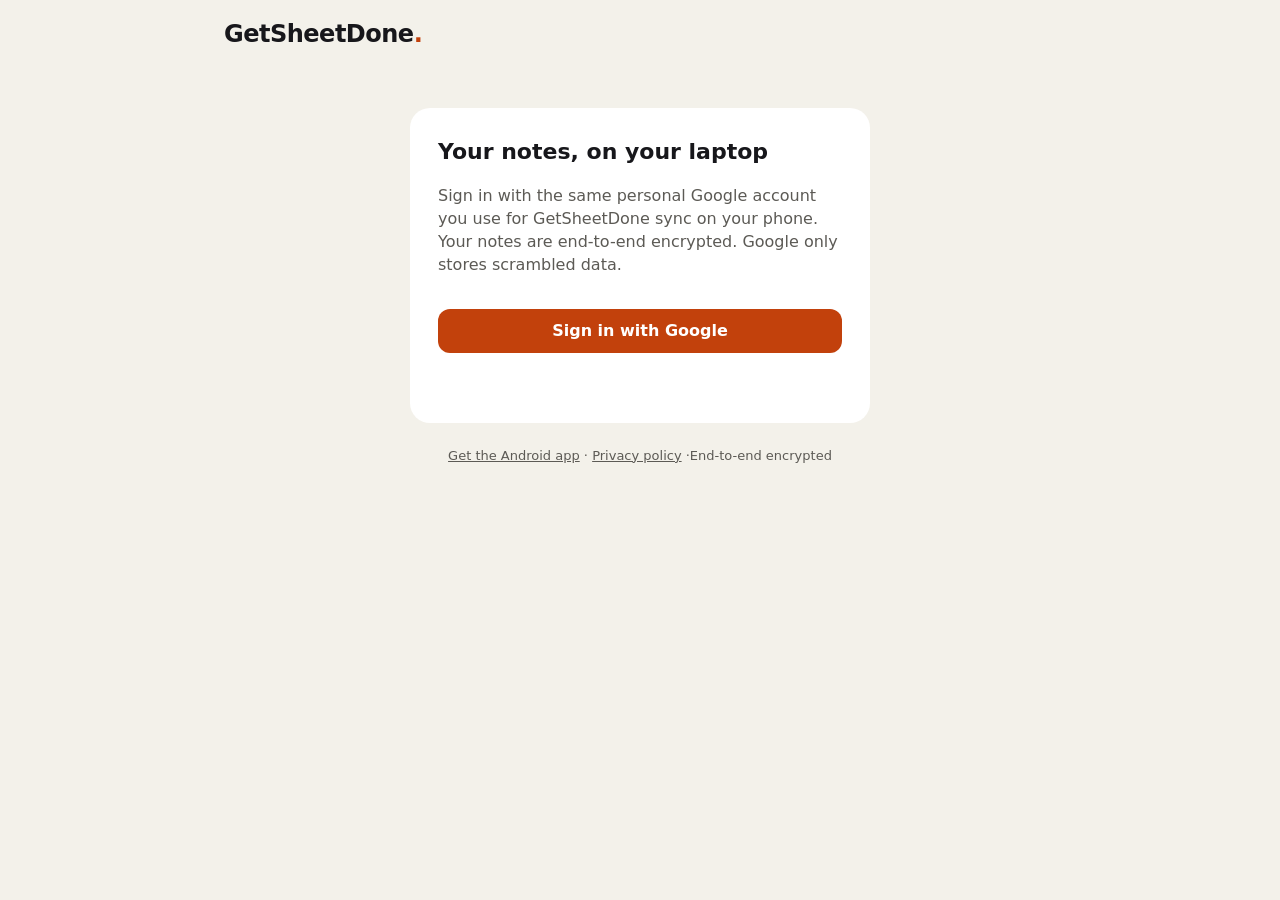
<file: index.html>
<!doctype html>
<html lang="en">
<head>
<meta charset="utf-8">
<meta name="viewport" content="width=device-width, initial-scale=1">
<title>GetSheetDone</title>
<meta name="theme-color" content="#F3F1EA">
<link rel="icon" href="icon.svg" type="image/svg+xml">
<link rel="manifest" href="manifest.webmanifest">
<meta http-equiv="Content-Security-Policy" content="default-src 'self'; script-src 'self' https://accounts.google.com/gsi/client; connect-src https://www.googleapis.com https://accounts.google.com/gsi/; frame-src https://accounts.google.com/gsi/; style-src 'self' 'unsafe-inline' https://accounts.google.com/gsi/style; img-src 'self' data: blob:; object-src 'none'; base-uri 'none'; form-action 'self'">
<link rel="stylesheet" href="style.css">
<script src="https://accounts.google.com/gsi/client" async></script>
<script type="module" src="app.js"></script>
</head>
<body>
<header class="top">
  <div class="brand">GetSheetDone<span>.</span></div>
  <div class="top-right">
    <button id="status" class="status ghost" title="Click to sync now"></button>
    <button id="syncBtn" class="ghost" title="Sync with your phone now" hidden>Sync</button>
    <button id="lockBtn" class="ghost" hidden>Lock</button>
  </div>
</header>

<!-- 1. Sign in -->
<section id="viewSignin" class="card narrow" hidden>
  <h1>Your notes, on your laptop</h1>
  <p class="muted">Sign in with the same personal Google account you use for GetSheetDone sync on your phone. Your notes are end-to-end encrypted. Google only stores scrambled data.</p>
  <button id="signinBtn" class="primary">Sign in with Google</button>
  <p id="signinError" class="error"></p>
</section>

<!-- 2. Passphrase -->
<section id="viewUnlock" class="card narrow" hidden>
  <h1 id="unlockTitle">Enter your passphrase</h1>
  <p id="unlockHint" class="muted">The passphrase you created in GetSheetDone on your phone.</p>
  <form id="unlockForm">
    <label for="pass">Passphrase</label>
    <input id="pass" class="secret" type="text" autocomplete="off" autocapitalize="off" autocorrect="off" spellcheck="false" data-lpignore="true" data-1p-ignore required minlength="8">
    <div id="confirmWrap" hidden>
      <label for="pass2">Repeat passphrase</label>
      <input id="pass2" class="secret" type="text" autocomplete="off" autocapitalize="off" autocorrect="off" spellcheck="false" data-lpignore="true" data-1p-ignore minlength="8">
    </div>
    <label for="remember" style="display:flex;gap:.5rem;align-items:center;margin:.75rem 0;font-weight:normal">
      <input id="remember" type="checkbox" checked style="width:auto;margin:0">
      Stay unlocked on this browser for 24 hours
    </label>
    <button class="primary" id="unlockBtn" type="submit">Unlock</button>
  </form>
  <p id="unlockError" class="error"></p>
</section>

<!-- 3. App -->
<main id="viewApp" hidden>
  <section class="card capture">
    <label for="noteText" class="muted small">Type and go. Enter saves, Shift+Enter for a new line.</label>
    <textarea id="noteText" rows="3" dir="auto" placeholder="What's on your mind?"></textarea>
    <div class="atts" id="pendingAtts"></div>
    <div class="when" id="whenLine" hidden></div>
    <div class="chips" id="chips"></div>
    <div class="tagrow" id="captureTags" aria-label="Tags"></div>
    <div class="pick" id="pickWrap" hidden>
      <input type="datetime-local" id="pickInput">
    </div>
    <input type="file" id="fileInput" multiple hidden>
    <div class="row">
      <button id="attachBtn" class="ghost" title="Attach photos or files (or drop them here, or paste an image)">📎 Attach</button>
      <span class="muted small">Reminders ring on your phone. It picks up laptop notes within about 15 minutes, or right away when you tap Sync on the phone.</span>
      <button id="saveBtn" class="primary">Save</button>
    </div>
  </section>

  <nav class="tabs" role="tablist">
    <button role="tab" data-tab="inbox" aria-selected="true">Inbox <span></span></button>
    <button role="tab" data-tab="done" aria-selected="false">Done</button>
  </nav>
  <div id="tagFilter" class="tagrow"></div>
  <input id="search" class="search" type="search" placeholder="Search notes" dir="auto">
  <ul id="list" class="list"></ul>
  <p id="empty" class="muted center" hidden></p>
</main>

<footer class="muted small center" style="padding:24px"><a href="download.html" style="color:inherit">Get the Android app</a> · <a href="privacy.html" style="color:inherit">Privacy policy</a> ·End-to-end encrypted</footer>

<!-- Manage tags: order, rename, color, delete -->
<dialog id="tagDialog" class="card">
  <h1>Tags</h1>
  <p class="muted small">Use the arrows to set the order. Click the dot to change the color. Edit a name and press Enter to rename.</p>
  <ul id="tagList" class="taglist"></ul>
  <form id="tagAddForm" class="row">
    <input id="tagAddInput" type="search" placeholder="New tag" dir="auto">
    <button class="ghost" type="submit">Add</button>
  </form>
  <div class="row" style="justify-content:flex-end;margin-top:12px"><button id="tagDialogClose" class="primary">Done</button></div>
</dialog>

<!-- Focus timer (Pomodoro) -->
<dialog id="timerDialog" class="card">
  <h1>Focus timer</h1>
  <p id="timerTask" class="muted small"></p>
  <div id="timerRunning" hidden>
    <p><strong id="timerLeft"></strong> left</p>
    <div class="row" style="justify-content:flex-end"><button id="timerStop" class="ghost">Stop timer</button><button class="ghost timer-close">Close</button></div>
  </div>
  <div id="timerPick">
    <p class="muted small">Countdown (minutes)</p>
    <div class="timer-opts">
      <button class="ghost" data-min="15">15</button>
      <button class="ghost" data-min="30">30</button>
      <button class="ghost" data-min="45">45</button>
      <button class="ghost" data-min="60">60</button>
    </div>
    <form id="timerOther" class="row" style="margin-top:8px">
      <input id="timerOtherMin" type="number" min="1" max="600" step="1" placeholder="Other (minutes)" required>
      <button class="ghost" type="submit">Start</button>
    </form>
    <div class="row" style="justify-content:flex-end;margin-top:12px"><button class="ghost timer-close">Cancel</button></div>
  </div>
</dialog>

<template id="itemTpl">
  <li class="item">
    <button class="check" aria-label="Mark done"></button>
    <div class="body">
      <div class="text" dir="auto"></div>
      <div class="atts"></div>
      <div class="tagrow notetags"></div>
      <div class="meta"></div>
    </div>
    <div class="actions">
      <a class="ghost act-rocket" href="https://claude.ai/new" target="_blank" rel="noopener noreferrer" title="GetSheetDone: hand this task to Claude. Click opens the Claude desktop app, Shift-click opens claude.ai. Right-click, Open link as, to use another Chrome profile" aria-label="Get it done with Claude">
        <svg viewBox="0 0 24 24" width="18" height="18" aria-hidden="true"><g transform="rotate(45 12 12)" fill="currentColor">
          <path d="M9.8 16.8h4.4L12 23z" opacity=".5"/>
          <path d="M7.9 11 3.1 18.7l4.8-2.4zM16.1 11l4.8 7.7-4.8-2.4z"/>
          <path d="M12 1c2.9 2.4 4.6 6.2 4.3 10.5v5.3H7.7v-5.3C7.4 7.2 9.1 3.4 12 1z"/>
          <circle cx="12" cy="9.1" r="1.8" fill="#fff"/>
        </g></svg><span class="rocket-n"></span>
      </a>
      <button class="ghost act-tomato" title="Focus timer (Pomodoro) for this task" aria-label="Focus timer">🍅<span class="tomato-t"></span></button>
      <button class="ghost act-star" title="Star: keeps the note at the top of the Inbox">☆</button>
      <button class="ghost act-attach" title="Attach files (or drop them on the note)">📎</button>
      <button class="ghost act-tags">Tags</button>
      <button class="ghost act-remind">Remind</button>
      <button class="ghost act-update" title="Add an update to this task">+ Update</button>
      <button class="ghost act-edit">Edit</button>
      <button class="ghost act-delete" aria-label="Delete">Delete</button>
    </div>
  </li>
</template>
</body>
</html>
</file>
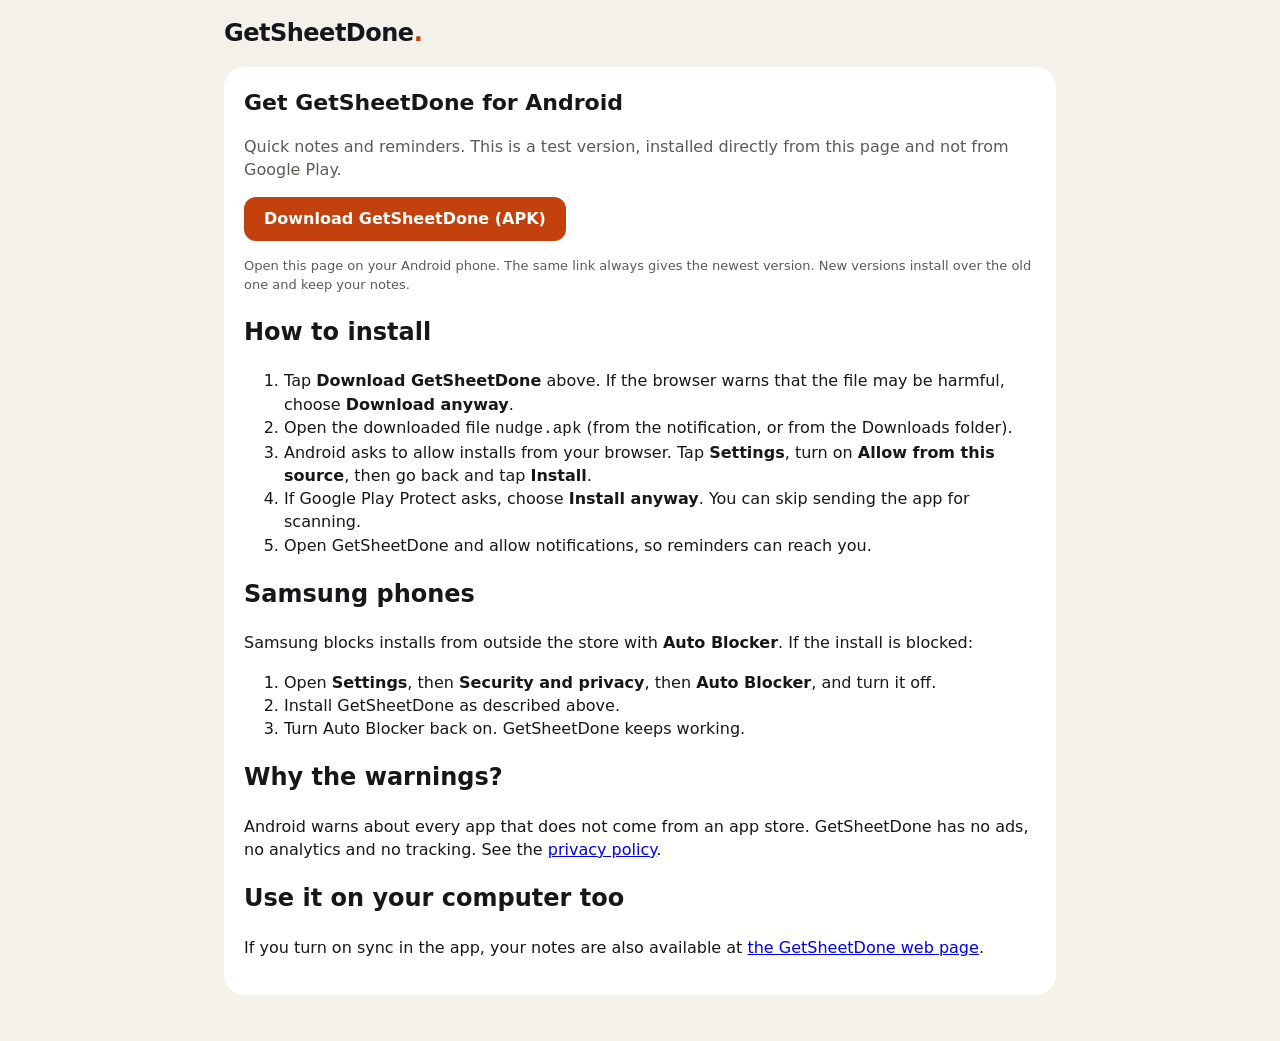
<file: download.html>
<!doctype html>
<html lang="en">
<head>
<meta charset="utf-8">
<meta name="viewport" content="width=device-width, initial-scale=1">
<title>Get GetSheetDone for Android</title>
<meta name="theme-color" content="#F3F1EA">
<link rel="icon" href="icon.svg" type="image/svg+xml">
<link rel="stylesheet" href="style.css">
</head>
<body>
<header class="top"><div class="brand">GetSheetDone<span>.</span></div></header>
<main>
  <section class="card">
    <h1>Get GetSheetDone for Android</h1>
    <p class="muted">Quick notes and reminders. This is a test version, installed directly from this page and not from Google Play.</p>
    <p><a class="primary" style="display:inline-block;text-decoration:none;line-height:24px" href="https://github.com/GuyKolb1/nudge-web/releases/latest/download/nudge.apk">Download GetSheetDone (APK)</a></p>
    <p class="muted small">Open this page on your Android phone. The same link always gives the newest version. New versions install over the old one and keep your notes.</p>

    <h2>How to install</h2>
    <ol>
      <li>Tap <strong>Download GetSheetDone</strong> above. If the browser warns that the file may be harmful, choose <strong>Download anyway</strong>.</li>
      <li>Open the downloaded file <code>nudge.apk</code> (from the notification, or from the Downloads folder).</li>
      <li>Android asks to allow installs from your browser. Tap <strong>Settings</strong>, turn on <strong>Allow from this source</strong>, then go back and tap <strong>Install</strong>.</li>
      <li>If Google Play Protect asks, choose <strong>Install anyway</strong>. You can skip sending the app for scanning.</li>
      <li>Open GetSheetDone and allow notifications, so reminders can reach you.</li>
    </ol>

    <h2>Samsung phones</h2>
    <p>Samsung blocks installs from outside the store with <strong>Auto Blocker</strong>. If the install is blocked:</p>
    <ol>
      <li>Open <strong>Settings</strong>, then <strong>Security and privacy</strong>, then <strong>Auto Blocker</strong>, and turn it off.</li>
      <li>Install GetSheetDone as described above.</li>
      <li>Turn Auto Blocker back on. GetSheetDone keeps working.</li>
    </ol>

    <h2>Why the warnings?</h2>
    <p>Android warns about every app that does not come from an app store. GetSheetDone has no ads, no analytics and no tracking. See the <a href="privacy.html">privacy policy</a>.</p>

    <h2>Use it on your computer too</h2>
    <p>If you turn on sync in the app, your notes are also available at <a href="./">the GetSheetDone web page</a>.</p>
  </section>
</main>
</body>
</html>
</file>
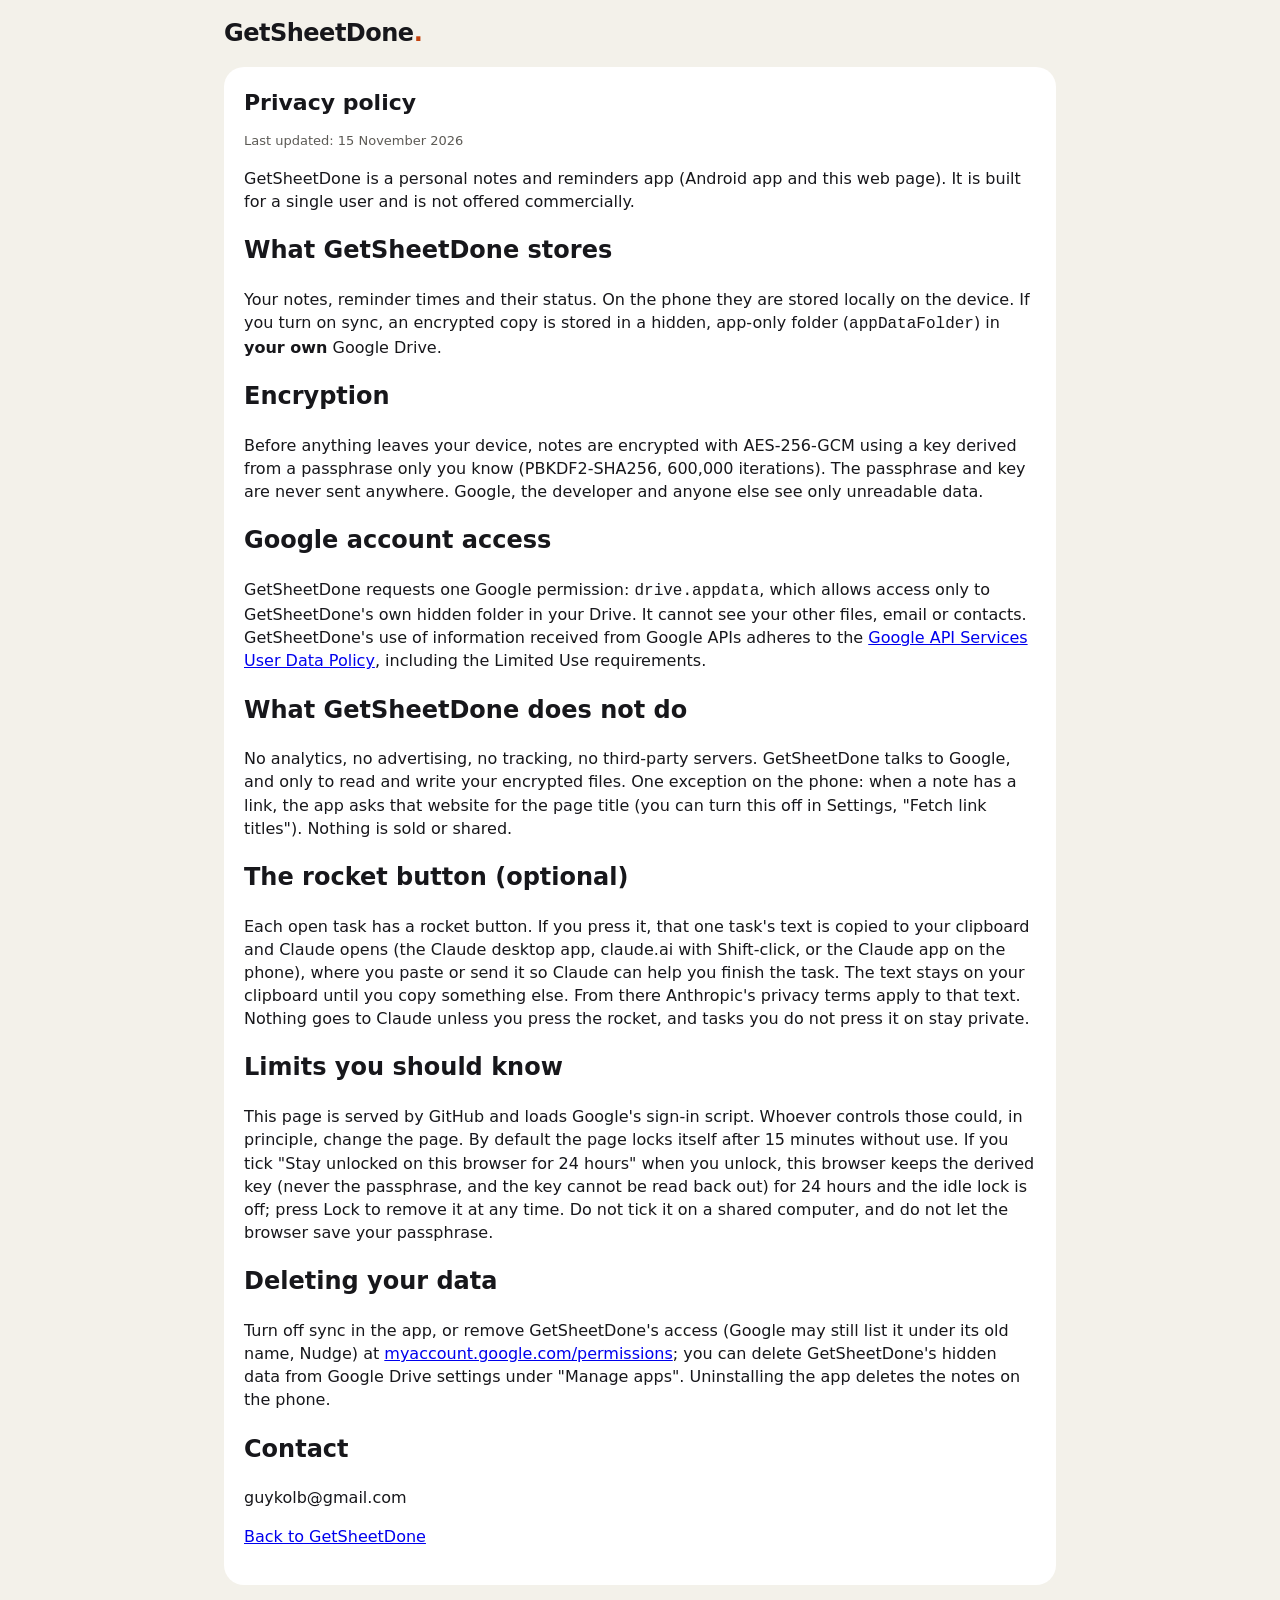
<file: privacy.html>
<!doctype html>
<html lang="en">
<head>
<meta charset="utf-8">
<meta name="viewport" content="width=device-width, initial-scale=1">
<title>GetSheetDone privacy policy</title>
<link rel="icon" href="icon.svg" type="image/svg+xml">
<link rel="stylesheet" href="style.css">
</head>
<body>
<header class="top"><div class="brand">GetSheetDone<span>.</span></div></header>
<main>
  <section class="card">
    <h1>Privacy policy</h1>
    <p class="muted small">Last updated: 15 November 2026</p>
    <p>GetSheetDone is a personal notes and reminders app (Android app and this web page). It is built for a single user and is not offered commercially.</p>
    <h2>What GetSheetDone stores</h2>
    <p>Your notes, reminder times and their status. On the phone they are stored locally on the device. If you turn on sync, an encrypted copy is stored in a hidden, app-only folder (<code>appDataFolder</code>) in <strong>your own</strong> Google Drive.</p>
    <h2>Encryption</h2>
    <p>Before anything leaves your device, notes are encrypted with AES-256-GCM using a key derived from a passphrase only you know (PBKDF2-SHA256, 600,000 iterations). The passphrase and key are never sent anywhere. Google, the developer and anyone else see only unreadable data.</p>
    <h2>Google account access</h2>
    <p>GetSheetDone requests one Google permission: <code>drive.appdata</code>, which allows access only to GetSheetDone's own hidden folder in your Drive. It cannot see your other files, email or contacts. GetSheetDone's use of information received from Google APIs adheres to the <a href="https://developers.google.com/terms/api-services-user-data-policy">Google API Services User Data Policy</a>, including the Limited Use requirements.</p>
    <h2>What GetSheetDone does not do</h2>
    <p>No analytics, no advertising, no tracking, no third-party servers. GetSheetDone talks to Google, and only to read and write your encrypted files. One exception on the phone: when a note has a link, the app asks that website for the page title (you can turn this off in Settings, "Fetch link titles"). Nothing is sold or shared.</p>
    <h2>The rocket button (optional)</h2>
    <p>Each open task has a rocket button. If you press it, that one task's text is copied to your clipboard and Claude opens (the Claude desktop app, claude.ai with Shift-click, or the Claude app on the phone), where you paste or send it so Claude can help you finish the task. The text stays on your clipboard until you copy something else. From there Anthropic's privacy terms apply to that text. Nothing goes to Claude unless you press the rocket, and tasks you do not press it on stay private.</p>
    <h2>Limits you should know</h2>
    <p>This page is served by GitHub and loads Google's sign-in script. Whoever controls those could, in principle, change the page. By default the page locks itself after 15 minutes without use. If you tick "Stay unlocked on this browser for 24 hours" when you unlock, this browser keeps the derived key (never the passphrase, and the key cannot be read back out) for 24 hours and the idle lock is off; press Lock to remove it at any time. Do not tick it on a shared computer, and do not let the browser save your passphrase.</p>
    <h2>Deleting your data</h2>
    <p>Turn off sync in the app, or remove GetSheetDone's access (Google may still list it under its old name, Nudge) at <a href="https://myaccount.google.com/permissions">myaccount.google.com/permissions</a>; you can delete GetSheetDone's hidden data from Google Drive settings under "Manage apps". Uninstalling the app deletes the notes on the phone.</p>
    <h2>Contact</h2>
    <p>guykolb@gmail.com</p>
    <p><a href="./">Back to GetSheetDone</a></p>
  </section>
</main>
</body>
</html>
</file>
<file: style.css>
:root {
  --ground: #F3F1EA; --surface: #FFFFFF; --ink: #17171B; --muted: #5C5A55;
  --accent: #C2410C; --accent-ink: #FFFFFF; --teal: #0E6B5C; --chip: #E7E3D8; --line: #D6D2C6;
}
* { box-sizing: border-box; }
body {
  margin: 0; background: var(--ground); color: var(--ink);
  font: 16px/1.45 "Segoe UI", system-ui, -apple-system, "Noto Sans Hebrew", sans-serif;
}
button { font: inherit; cursor: pointer; }
.top { display: flex; align-items: center; justify-content: space-between; padding: 16px 24px; max-width: 880px; margin: 0 auto; }
.brand { font-weight: 700; font-size: 24px; letter-spacing: -0.5px; }
.brand span { color: var(--accent); }
.top-right { display: flex; gap: 12px; align-items: center; }
.status { font-size: 13px; color: var(--muted); }
main, .card.narrow { max-width: 880px; margin: 0 auto; padding: 0 24px 48px; }
.card { background: var(--surface); border-radius: 20px; padding: 20px; }
.card.narrow { max-width: 460px; margin-top: 40px; padding: 28px; }
h1 { font-size: 22px; margin: 0 0 8px; }
.muted { color: var(--muted); }
.small { font-size: 13px; }
.center { text-align: center; }
.error { color: var(--accent); font-size: 14px; min-height: 1em; }
label { display: block; font-size: 13px; color: var(--muted); margin: 12px 0 4px; }
input[type=password], input.secret, input[type=search], input[type=datetime-local] {
  width: 100%; font: inherit; padding: 10px 12px; border: 1px solid var(--line); border-radius: 12px; background: var(--surface); color: var(--ink);
}
.primary { background: var(--accent); color: var(--accent-ink); border: none; border-radius: 12px; padding: 10px 20px; font-weight: 600; min-height: 44px; }
.primary:disabled { opacity: .5; cursor: default; }
#unlockForm .primary, #signinBtn { margin-top: 16px; width: 100%; }
.ghost { background: transparent; border: none; color: var(--muted); padding: 8px 10px; border-radius: 10px; min-height: 36px; }
.ghost:hover { background: var(--chip); color: var(--ink); }
.capture { display: flex; flex-direction: column; gap: 10px; margin-bottom: 20px; }
textarea { width: 100%; border: none; outline: none; resize: vertical; font: inherit; font-size: 19px; color: var(--ink); background: transparent; }
.when { color: var(--teal); font-weight: 600; font-size: 14px; }
.chips { display: flex; flex-wrap: wrap; gap: 8px; }
.chip { border: 1px solid var(--line); background: var(--surface); color: var(--ink); border-radius: 20px; padding: 6px 14px; min-height: 36px; font-size: 14px; }
.chip[aria-pressed=true] { background: var(--ink); color: #fff; border-color: var(--ink); }
.row { display: flex; align-items: center; justify-content: space-between; gap: 12px; }
.tabs { display: flex; gap: 6px; margin-bottom: 10px; }
.tabs button { flex: 1; border: none; border-radius: 12px; background: var(--chip); color: var(--ink); min-height: 44px; }
.tabs button[aria-selected=true] { background: var(--ink); color: #fff; font-weight: 600; }
.search { margin-bottom: 10px; }
.list { list-style: none; margin: 0; padding: 0; display: flex; flex-direction: column; gap: 8px; }
.item { background: var(--surface); border-radius: 16px; padding: 12px 14px; display: flex; gap: 12px; align-items: flex-start; }
.check { width: 24px; height: 24px; flex: none; border-radius: 8px; border: 2px solid var(--line); background: var(--surface); margin-top: 2px; }
.check:hover { border-color: var(--teal); }
.item.done .check { background: var(--teal); border-color: var(--teal); }
.item.done .text { color: var(--muted); text-decoration: line-through; }
.body { flex: 1; min-width: 0; }
.text { white-space: pre-wrap; overflow-wrap: anywhere; }
.text[contenteditable=true] { outline: 2px solid var(--accent); border-radius: 6px; padding: 2px 4px; }
.meta { font-size: 12px; color: var(--muted); margin-top: 4px; }
.meta.overdue { color: var(--accent); }
.actions { display: flex; gap: 2px; opacity: .55; }
.item:hover .actions, .item:focus-within .actions { opacity: 1; }
.atts { display: flex; flex-wrap: wrap; gap: 6px; margin-top: 6px; }
.atts:empty { display: none; }
.att { display: inline-flex; align-items: center; gap: 6px; background: var(--chip); border: none; border-radius: 10px; padding: 4px 8px; font-size: 13px; color: var(--ink); max-width: 240px; }
.att span { overflow: hidden; text-overflow: ellipsis; white-space: nowrap; }
.att img { width: 56px; height: 56px; object-fit: cover; border-radius: 8px; display: block; }
.att.photo { padding: 2px; }
.att .x { border: none; background: transparent; color: var(--muted); padding: 0 2px; font-size: 14px; }
.att.busy { opacity: .6; }
.dropping { outline: 3px dashed var(--accent); outline-offset: 4px; }
.lightbox { position: fixed; inset: 0; background: rgba(0,0,0,.9); display: flex; align-items: center; justify-content: center; z-index: 10; cursor: zoom-out; }
.lightbox img { max-width: 96vw; max-height: 96vh; }
.popover { display: flex; flex-wrap: wrap; gap: 6px; margin-top: 8px; }
@media (max-width: 600px) {
  .top, main { padding-left: 16px; padding-right: 16px; }
  .item { flex-wrap: wrap; }
  .actions { opacity: 1; width: 100%; justify-content: flex-end; }
  .row { flex-direction: column; align-items: stretch; }
}

/* Tags */
.tagrow { display: flex; flex-wrap: wrap; gap: 6px; align-items: center; margin-bottom: 10px; }
.tagrow:empty { display: none; }
.notetags { margin: 6px 0 0; }
.tag { --c: #475569; display: inline-flex; align-items: center; gap: 6px; border: none; border-radius: 14px; padding: 5px 12px; font: inherit; font-size: 14px; font-weight: 500; background: color-mix(in srgb, var(--c) 12%, transparent); color: var(--c); }
.tag::before { content: ""; width: 8px; height: 8px; border-radius: 50%; background: var(--c); }
button.tag { cursor: pointer; min-height: 32px; }
.tag[aria-pressed=true] { background: var(--c); color: #fff; font-weight: 600; }
.tag[aria-pressed=true]::before { display: none; }
.tag.small { font-size: 11px; padding: 2px 7px; border-radius: 8px; gap: 4px; }
.tag.small::before { width: 6px; height: 6px; }
.tagpop { display: flex; flex-wrap: wrap; gap: 6px; align-items: center; margin-top: 8px; padding: 10px; border: 1px solid var(--line); border-radius: 14px; }
.tagpop input { flex: 1; min-width: 120px; }
#tagDialog { border: none; width: min(460px, calc(100vw - 32px)); padding: 24px; }
#tagDialog::backdrop { background: rgba(23, 23, 27, .35); }
.taglist { list-style: none; margin: 12px 0; padding: 0; display: flex; flex-direction: column; gap: 6px; }
.taglist li { display: flex; align-items: center; gap: 6px; }
.taglist .dot { width: 22px; height: 22px; border-radius: 50%; border: none; flex: none; }
.taglist input { flex: 1; min-width: 0; font: inherit; padding: 6px 10px; border: 1px solid var(--line); border-radius: 10px; background: var(--surface); color: var(--ink); }
.taglist .ghost { min-height: 32px; padding: 4px 8px; }
.taglist .ghost:disabled { opacity: .3; cursor: default; }
/* The passphrase is a text field drawn as dots, so the browser does not offer to save it. */
input.secret { -webkit-text-security: disc; text-security: disc; }
.act-star.on { color: #E0A100; }
.updatebox { margin-top: 6px; width: 100%; }
.act-rocket, .act-rocket:hover { color: var(--accent); }
.act-rocket { display: inline-flex; align-items: center; gap: 3px; text-decoration: none; }
.rocket-n { font-size: 12px; font-weight: 600; }
.rocket-n:empty { display: none; }
.item.prepared { background: #E2F3E4; }
.tagrow { display: flex; flex-wrap: wrap; gap: 6px; margin: 6px 0; }
.tagrow:empty { display: none; }
.text i { font-style: italic; }

/* Focus timer (Pomodoro) */
.act-tomato { display: inline-flex; align-items: center; gap: 3px; }
.tomato-t { font-size: 12px; font-weight: 600; font-variant-numeric: tabular-nums; }
.tomato-t:empty { display: none; }
.act-tomato.running { color: var(--accent); }
.timer-opts { display: grid; grid-template-columns: repeat(4, 1fr); gap: 8px; }
</file>
